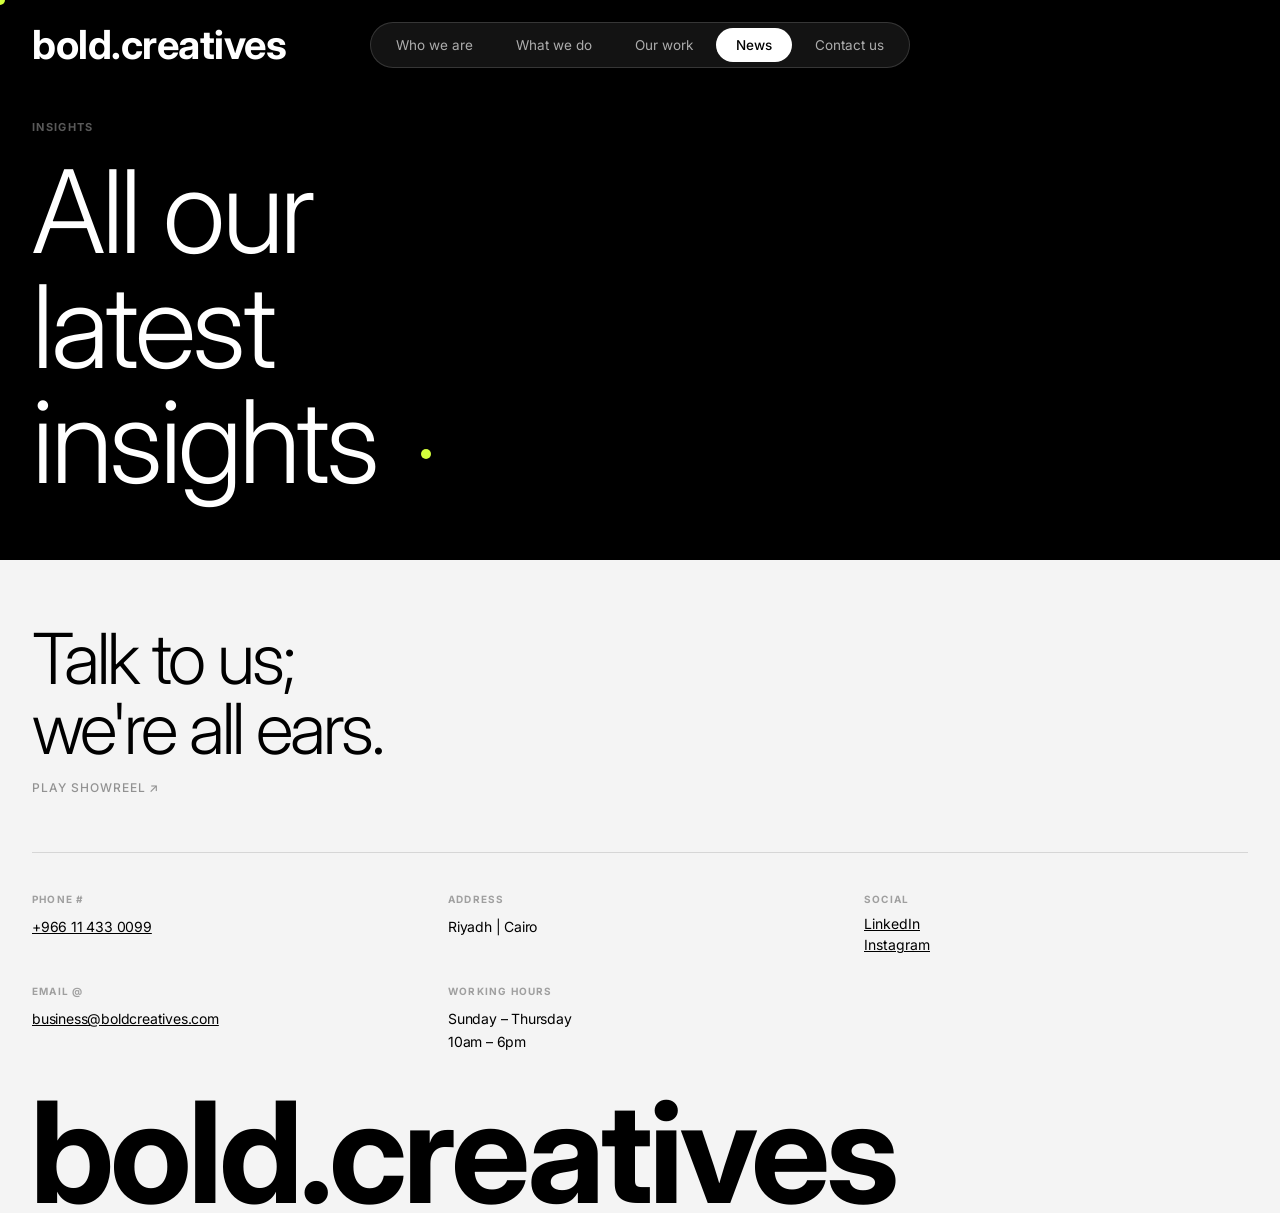
<file: news.html>
<!DOCTYPE html>
<html lang="en">

<head>
  <meta charset="UTF-8" />
  <meta name="viewport" content="width=device-width, initial-scale=1.0" />
  <title>News — Bold Creatives</title>
  <meta name="description" content="All our latest insights, thoughts, and creative perspectives from the Bold Creatives team." />
  <link rel="stylesheet" href="css/style.css" />
</head>

<body>
  <div class="page-transition"></div>
  <div class="cursor"></div>

  <nav class="nav">
    <div class="nav__logo">bold.creatives</div>
    <div class="nav__pill">
      <div class="nav__item" data-page="who">Who we are</div>
      <div class="nav__item" data-page="what">What we do</div>
      <div class="nav__item" data-page="work">Our work</div>
      <div class="nav__item active" data-page="news">News</div>
      <div class="nav__item" data-modal="contact">Contact us</div>
    </div>
    <div class="nav__hamburger"><span></span><span></span><span></span></div>
  </nav>

  <div class="mobile-menu">
    <div class="mobile-menu__item" data-page="who">Who we are</div>
    <div class="mobile-menu__item" data-page="what">What we do</div>
    <div class="mobile-menu__item" data-page="work">Our work</div>
    <div class="mobile-menu__item active" data-page="news">News</div>
    <div class="mobile-menu__item" data-modal="contact">Contact us</div>
  </div>

  <!-- Hero -->
  <div class="news-hero">
    <p class="whatwedo-hero__label">Insights</p>
    <h1 class="news-hero__title fade-up">
      All our<br>latest<br>insights
      <span style="display:inline-block;width:10px;height:10px;border-radius:50%;background:#d4ff3c;margin-left:20px;vertical-align:middle;"></span>
    </h1>
  </div>

  <!-- Footer -->
  <footer class="footer">
    <div>
      <p class="footer__headline fade-up">Talk to us;<br>we're all ears.</p>
      <div class="footer__cta"><small data-modal="contact">Play showreel ↗</small></div>
      <hr class="footer__divider" />
      <div class="footer__info stagger">
        <div class="footer__info-group">
          <div class="footer__info-label">Phone #</div>
          <div class="footer__info-value"><a href="tel:+966114330099">+966 11 433 0099</a></div>
        </div>
        <div class="footer__info-group">
          <div class="footer__info-label">Address</div>
          <div class="footer__info-value">Riyadh | Cairo</div>
        </div>
        <div class="footer__info-group footer__social">
          <div class="footer__info-label">Social</div>
          <a href="https://linkedin.com" target="_blank" rel="noopener" class="footer__social-link">LinkedIn</a>
          <a href="https://instagram.com" target="_blank" rel="noopener" class="footer__social-link">Instagram</a>
        </div>
        <div class="footer__info-group">
          <div class="footer__info-label">Email @</div>
          <div class="footer__info-value"><a href="mailto:business@boldcreatives.com">business@boldcreatives.com</a></div>
        </div>
        <div class="footer__info-group">
          <div class="footer__info-label">Working Hours</div>
          <div class="footer__info-value">Sunday – Thursday<br>10am – 6pm</div>
        </div>
      </div>
    </div>
    <div class="footer__wordmark">bold.creatives</div>
  </footer>

  <!-- Contact Modal -->
  <div class="modal-overlay">
    <div class="modal-backdrop"></div>
    <div class="modal">
      <button class="modal__close">✕</button>
      <h2 class="modal__title">Talk to us;<br>we're all ears.</h2>
      <div class="modal__tabs">
        <button class="modal__tab active" data-tab="work">Work with us</button>
        <button class="modal__tab" data-tab="talk">Talk to us</button>
        <button class="modal__tab" data-tab="join">Join us</button>
      </div>
      <form class="modal__form" onsubmit="return false;">
        <div class="form-row">
          <div class="form-group">
            <label for="news-name">Your name</label>
            <input type="text" id="news-name" placeholder="Your name" />
          </div>
          <div class="form-group">
            <label for="news-email">Your email</label>
            <input type="email" id="news-email" placeholder="Your email" />
          </div>
        </div>
        <div class="form-group">
          <label for="news-msg">Your message</label>
          <textarea id="news-msg" placeholder="Type here"></textarea>
        </div>
        <div class="form-footer">
          <div class="form-footer__note">
            <span>Or write us at</span>
            <a href="mailto:business@boldcreatives.com">business@boldcreatives.com</a>
          </div>
          <button class="btn btn--white" type="submit">Send email <span class="arrow">→</span></button>
        </div>
      </form>
    </div>
  </div>

  <script src="js/dither.js"></script>
  <script src="js/main.js"></script>
</body>

</html>
</file>
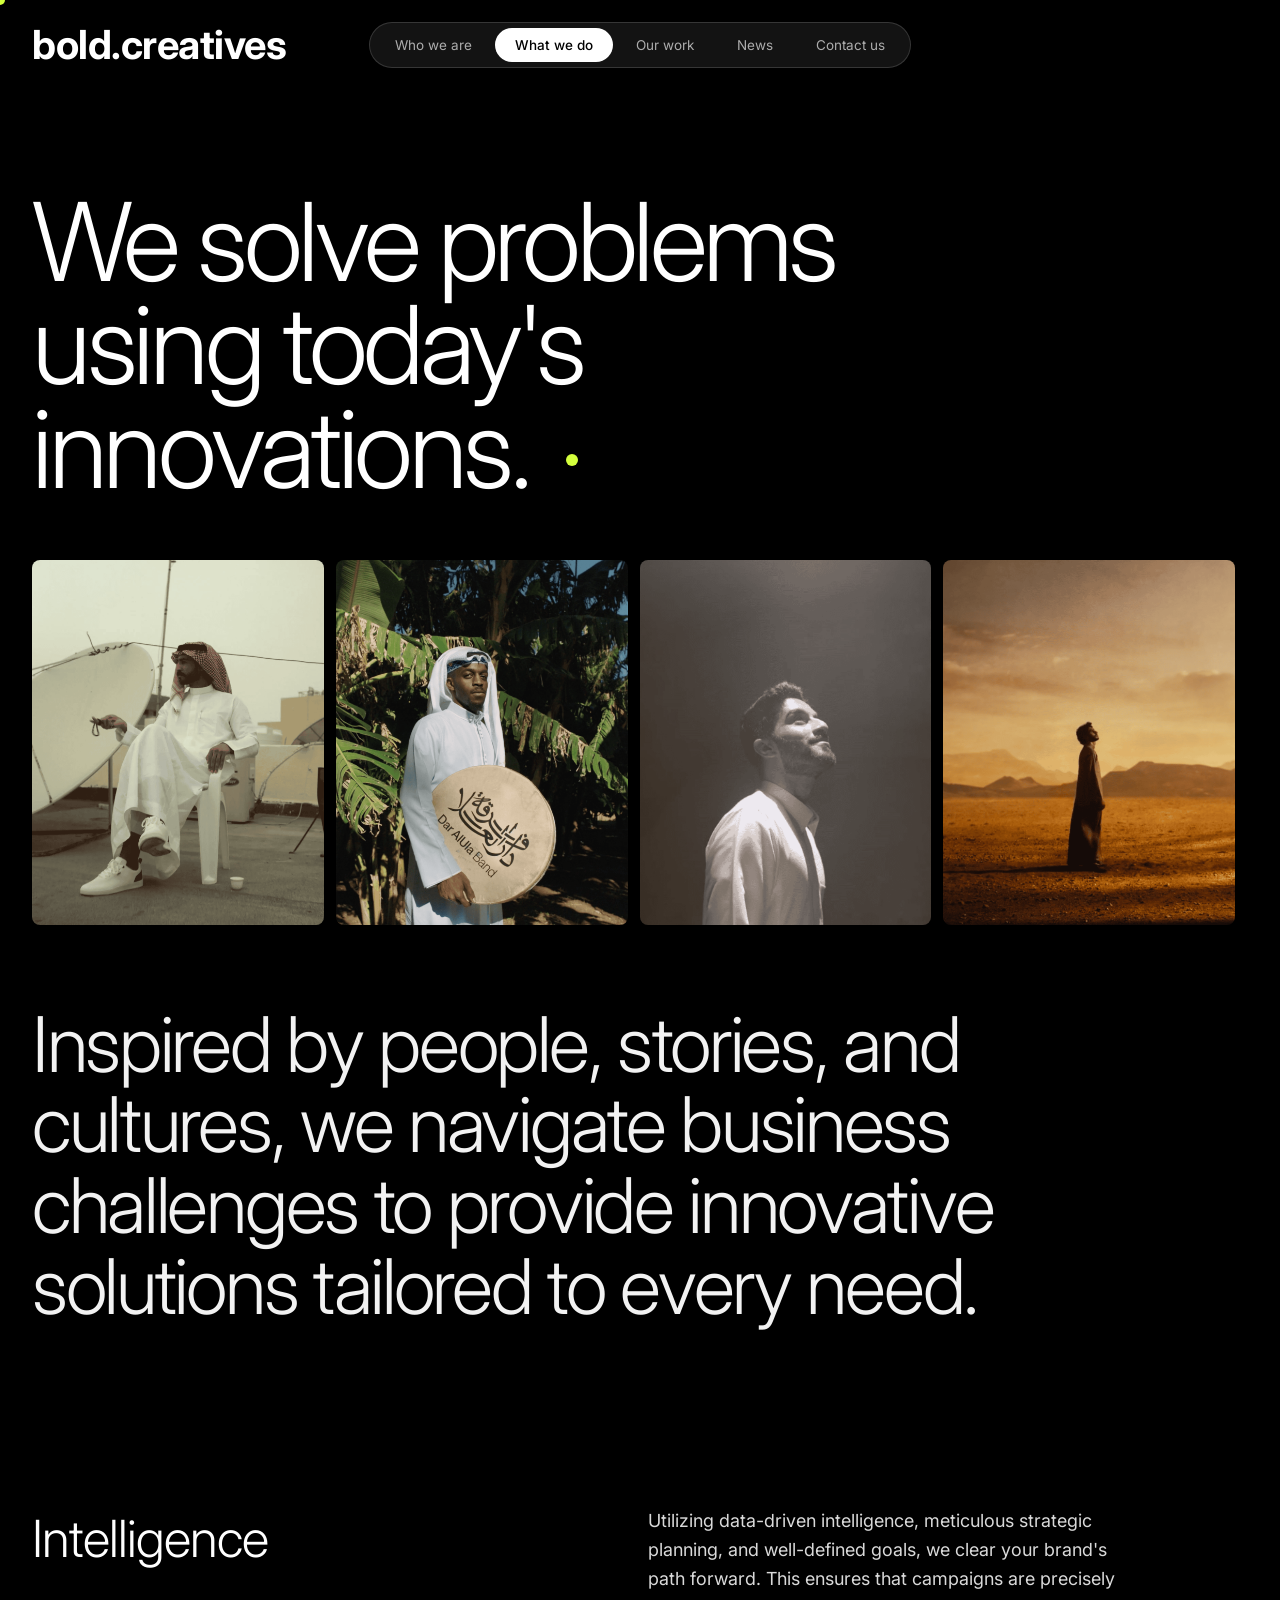
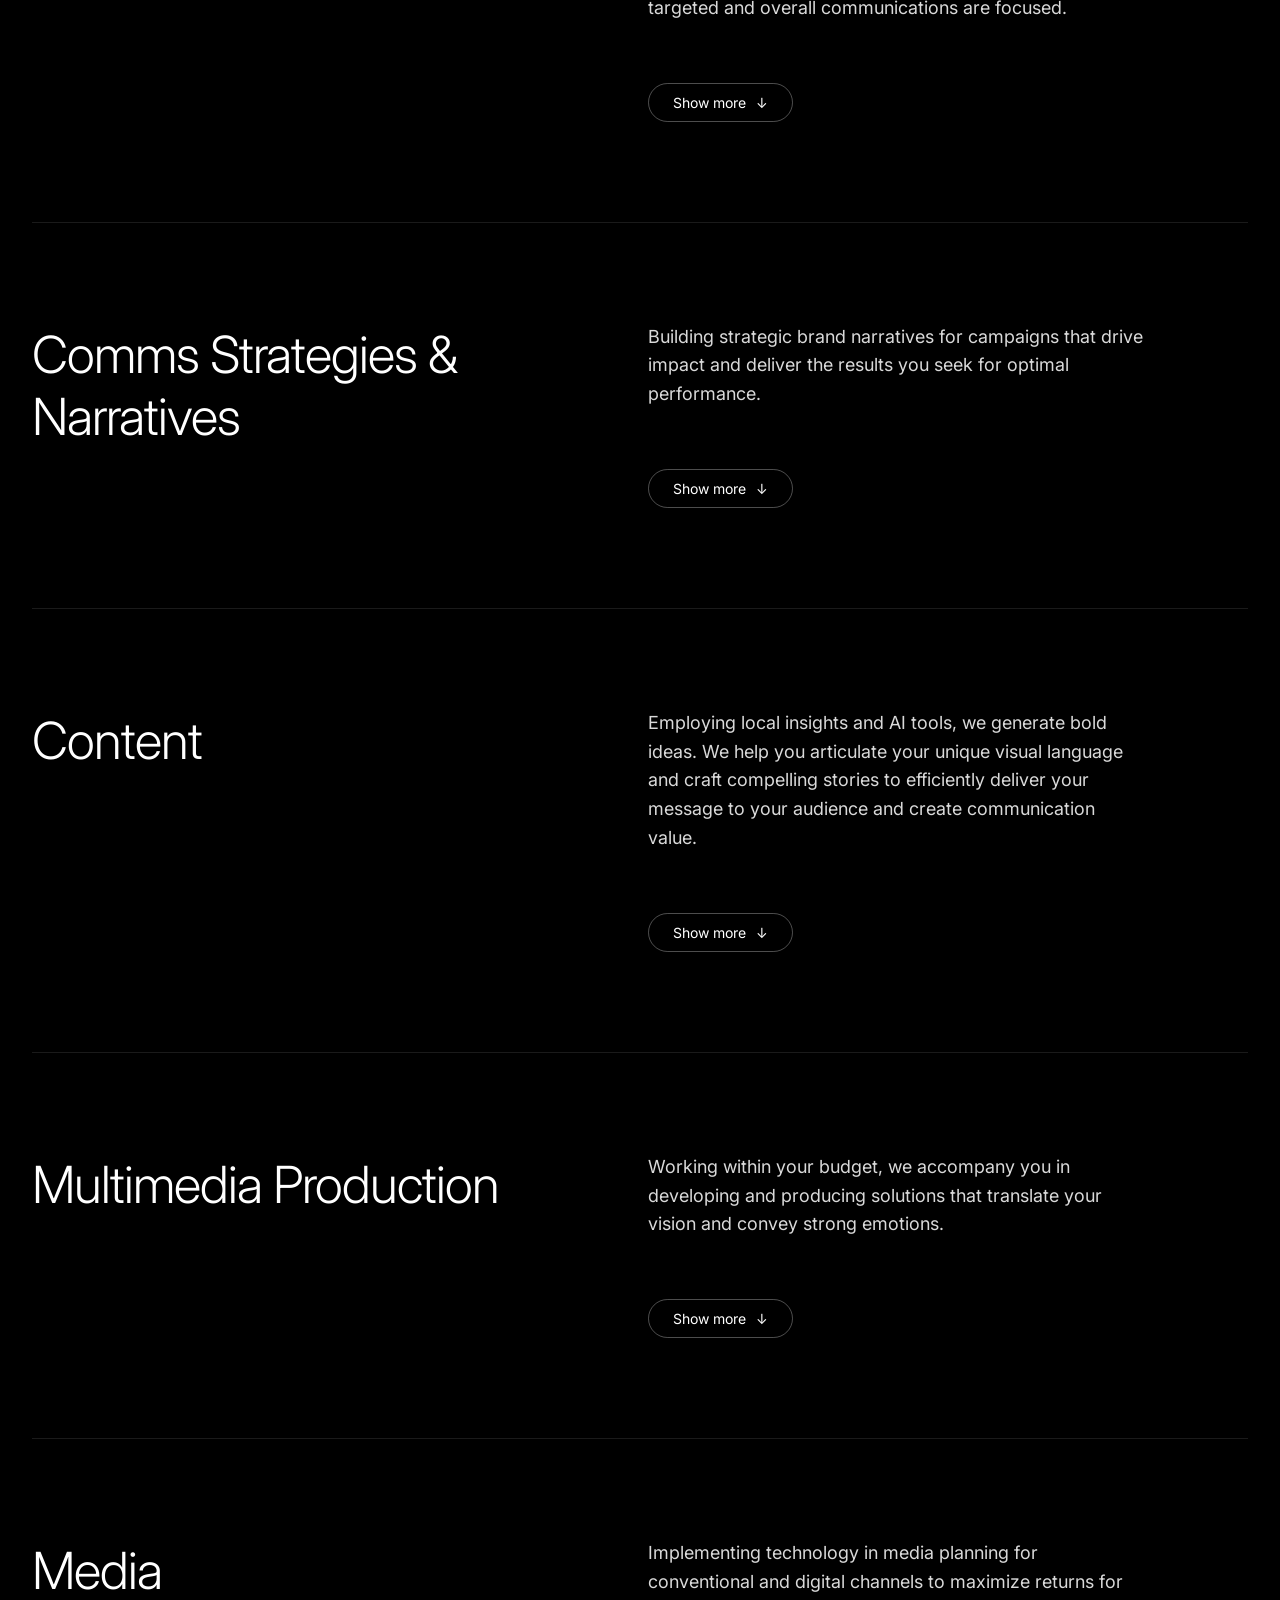
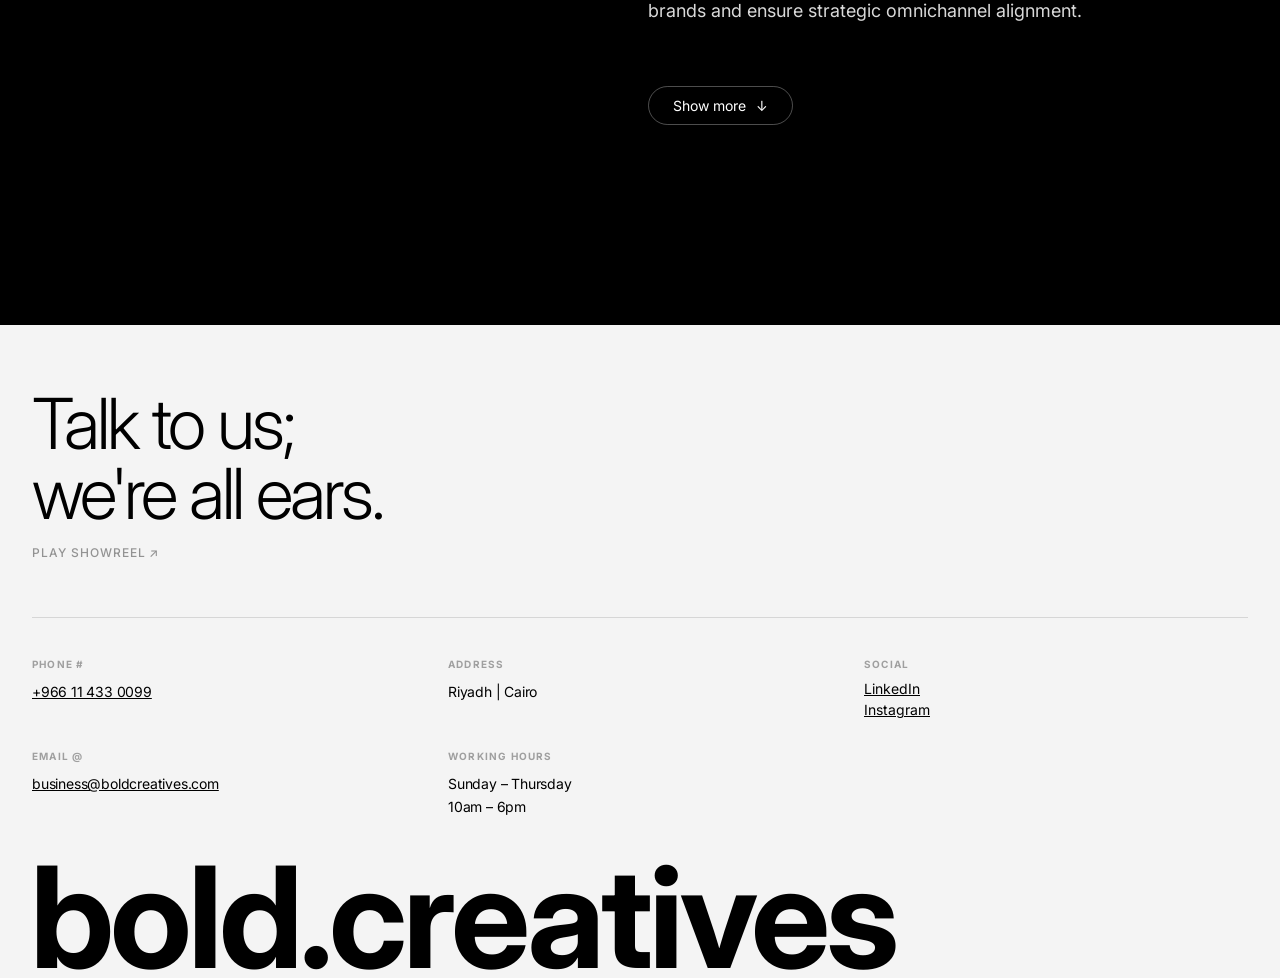
<file: what-we-do.html>
<!DOCTYPE html>
<html lang="en">

<head>
  <meta charset="UTF-8" />
  <meta name="viewport" content="width=device-width, initial-scale=1.0" />
  <title>What We Do — Bold Creatives</title>
  <meta name="description" content="We solve problems using today's innovations. Intelligence, Strategy, Multimedia Production, Media and more." />
  <link rel="stylesheet" href="css/style.css" />
</head>

<body>
  <div class="page-transition"></div>
  <div class="cursor"></div>

  <nav class="nav">
    <div class="nav__logo">bold.creatives</div>
    <div class="nav__pill">
      <div class="nav__item" data-page="who">Who we are</div>
      <div class="nav__item active" data-page="what">What we do</div>
      <div class="nav__item" data-page="work">Our work</div>
      <div class="nav__item" data-page="news">News</div>
      <div class="nav__item" data-modal="contact">Contact us</div>
    </div>
    <div class="nav__hamburger"><span></span><span></span><span></span></div>
  </nav>

  <div class="mobile-menu">
    <div class="mobile-menu__item" data-page="who">Who we are</div>
    <div class="mobile-menu__item active" data-page="what">What we do</div>
    <div class="mobile-menu__item" data-page="work">Our work</div>
    <div class="mobile-menu__item" data-page="news">News</div>
    <div class="mobile-menu__item" data-modal="contact">Contact us</div>
  </div>

  <!-- Hero -->
  <section class="whatwedo-hero">
    <p class="whatwedo-hero__label"></p>
    <h1 class="whatwedo-hero__title fade-up">
      We solve problems using today's innovations.
      <span class="whatwedo-hero__dot"></span>
    </h1>
  </section>

  <!-- Image Strip -->
  <div class="image-strip">
    <div class="image-strip__item">
      <img src="assets/images/service-1.png" alt="Service Image 1" style="width:100%; height:100%; object-fit:cover;">
    </div>
    <div class="image-strip__item">
      <img src="assets/images/service-2.png" alt="Service Image 2" style="width:100%; height:100%; object-fit:cover;">
    </div>
    <div class="image-strip__item">
      <img src="assets/images/service-3.png" alt="Service Image 3" style="width:100%; height:100%; object-fit:cover;">
    </div>
    <div class="image-strip__item">
      <img src="assets/images/service-4.png" alt="Service Image 4" style="width:100%; height:100%; object-fit:cover;">
    </div>
  </div>

  <!-- Secondary Narrative -->
  <section class="whatwedo-narrative">
    <h2 class="whatwedo-narrative__text fade-up">
      Inspired by people, stories, and cultures, we navigate business challenges to provide innovative solutions tailored to every need.
    </h2>
  </section>

  <!-- Services List -->
  <div class="services-list">

    <div class="service-row fade-up">
      <div class="service-row__name">Intelligence</div>
      <div class="service-row__content">
        <div class="service-row__desc">
          Utilizing data-driven intelligence, meticulous strategic planning, and well-defined goals, we clear your brand's path forward. This ensures that campaigns are precisely targeted and overall communications are focused.
        </div>
        <div class="service-row__details">
          <ul class="service-details-grid">
            <li>Market research</li>
            <li>Consumer Insights &amp; Activation</li>
            <li>Data-Driven insights</li>
            <li>Granular behavioral insights</li>
            <li>Measurement</li>
            <li>Reporting</li>
          </ul>
        </div>
        <div class="service-row__action">
          <button class="btn--show-more" data-action="toggle-service">Show more <span class="arrow">↓</span></button>
        </div>
      </div>
    </div>

    <div class="service-row fade-up">
      <div class="service-row__name">Comms Strategies &amp; Narratives</div>
      <div class="service-row__content">
        <div class="service-row__desc">
          Building strategic brand narratives for campaigns that drive impact and deliver the results you seek for optimal performance.
        </div>
        <div class="service-row__details">
          <ul class="service-details-grid">
            <li>Campaign strategy</li>
            <li>Creative strategy</li>
            <li>Channel strategy</li>
            <li>Conversion strategy</li>
            <li>Campaign Rollout plan</li>
            <li>Content strategy</li>
            <li>Presentation deck</li>
            <li>Traditional &amp; Digital Campaign</li>
            <li>On-Ground Activation</li>
          </ul>
        </div>
        <div class="service-row__action">
          <button class="btn--show-more" data-action="toggle-service">Show more <span class="arrow">↓</span></button>
        </div>
      </div>
    </div>

    <div class="service-row fade-up">
      <div class="service-row__name">Content</div>
      <div class="service-row__content">
        <div class="service-row__desc">
          Employing local insights and AI tools, we generate bold ideas. We help you articulate your unique visual language and craft compelling stories to efficiently deliver your message to your audience and create communication value.
        </div>
        <div class="service-row__details">
          <ul class="service-details-grid">
            <li>2D/3D Visual content</li>
            <li>Video content</li>
            <li>Content adaptations &amp; Transcreation</li>
            <li>Storyboarding</li>
            <li>Scriptwriting</li>
            <li>Video editing</li>
            <li>Visual Adaptations</li>
            <li>Social Media Content</li>
            <li>Illustration</li>
            <li>AI Visual Creation</li>
            <li>AI Audio Creation</li>
            <li>AI Video Creation</li>
            <li>AI Copy Creation</li>
          </ul>
        </div>
        <div class="service-row__action">
          <button class="btn--show-more" data-action="toggle-service">Show more <span class="arrow">↓</span></button>
        </div>
      </div>
    </div>

    <div class="service-row fade-up">
      <div class="service-row__name">Multimedia Production</div>
      <div class="service-row__content">
        <div class="service-row__desc">
          Working within your budget, we accompany you in developing and producing solutions that translate your vision and convey strong emotions.
        </div>
        <div class="service-row__details">
          <ul class="service-details-grid">
            <li>Direct Mailer Design</li>
            <li>Direct Mailer Production</li>
            <li>BTL &amp; POS Printing jobs</li>
            <li>Experiential booth design</li>
            <li>On Ground Production</li>
            <li>Printing Services</li>
          </ul>
        </div>
        <div class="service-row__action">
          <button class="btn--show-more" data-action="toggle-service">Show more <span class="arrow">↓</span></button>
        </div>
      </div>
    </div>

    <div class="service-row fade-up">
      <div class="service-row__name">Media</div>
      <div class="service-row__content">
        <div class="service-row__desc">
          Implementing technology in media planning for conventional and digital channels to maximize returns for brands and ensure strategic omnichannel alignment.
        </div>
        <div class="service-row__details">
          <ul class="service-details-grid">
            <li>Media Strategy &amp; Planning</li>
            <li>Media Analytics</li>
            <li>Performance Creative</li>
            <li>Programmatic</li>
            <li>Paid Social</li>
            <li>Affiliate &amp; Influencers</li>
          </ul>
        </div>
        <div class="service-row__action">
          <button class="btn--show-more" data-action="toggle-service">Show more <span class="arrow">↓</span></button>
        </div>
      </div>
    </div>

  </div>

  <!-- Footer -->
  <footer class="footer">
    <div>
      <p class="footer__headline fade-up">Talk to us;<br>we're all ears.</p>
      <div class="footer__cta"><small data-modal="contact">Play showreel ↗</small></div>
      <hr class="footer__divider" />
      <div class="footer__info stagger">
        <div class="footer__info-group">
          <div class="footer__info-label">Phone #</div>
          <div class="footer__info-value"><a href="tel:+966114330099">+966 11 433 0099</a></div>
        </div>
        <div class="footer__info-group">
          <div class="footer__info-label">Address</div>
          <div class="footer__info-value">Riyadh | Cairo</div>
        </div>
        <div class="footer__info-group footer__social">
          <div class="footer__info-label">Social</div>
          <a href="https://linkedin.com" target="_blank" rel="noopener" class="footer__social-link">LinkedIn</a>
          <a href="https://instagram.com" target="_blank" rel="noopener" class="footer__social-link">Instagram</a>
        </div>
        <div class="footer__info-group">
          <div class="footer__info-label">Email @</div>
          <div class="footer__info-value"><a href="mailto:business@boldcreatives.com">business@boldcreatives.com</a></div>
        </div>
        <div class="footer__info-group">
          <div class="footer__info-label">Working Hours</div>
          <div class="footer__info-value">Sunday – Thursday<br>10am – 6pm</div>
        </div>
      </div>
    </div>
    <div class="footer__wordmark">bold.creatives</div>
  </footer>

  <!-- Contact Modal -->
  <div class="modal-overlay">
    <div class="modal-backdrop"></div>
    <div class="modal">
      <button class="modal__close">✕</button>
      <h2 class="modal__title">Talk to us;<br>we're all ears.</h2>
      <div class="modal__tabs">
        <button class="modal__tab active" data-tab="work">Work with us</button>
        <button class="modal__tab" data-tab="talk">Talk to us</button>
        <button class="modal__tab" data-tab="join">Join us</button>
      </div>
      <form class="modal__form" onsubmit="return false;">
        <div class="form-row">
          <div class="form-group">
            <label for="what-name">Your name</label>
            <input type="text" id="what-name" placeholder="Your name" />
          </div>
          <div class="form-group">
            <label for="what-email">Your email</label>
            <input type="email" id="what-email" placeholder="Your email" />
          </div>
        </div>
        <div class="form-group">
          <label for="what-msg">Your message</label>
          <textarea id="what-msg" placeholder="Type here"></textarea>
        </div>
        <div class="form-footer">
          <div class="form-footer__note">
            <span>Or write us at</span>
            <a href="mailto:business@boldcreatives.com">business@boldcreatives.com</a>
          </div>
          <button class="btn btn--white" type="submit">Send email <span class="arrow">→</span></button>
        </div>
      </form>
    </div>
  </div>

  <script src="js/dither.js"></script>
  <script src="js/main.js"></script>
</body>

</html>
</file>
<file: css/style.css>
@import url('https://fonts.googleapis.com/css2?family=Inter:wght@300;400;500;600;700&display=swap');

/* ==============================
   VARIABLES & RESET
   ============================== */
:root {
  --bg: #000;
  --bg-light: #f4f4f4;
  --text: #fff;
  --text-dark: #000;
  --accent: #d4ff3c;
  --border: rgba(255, 255, 255, 0.15);
  --border-dark: rgba(0, 0, 0, 0.12);
  --form-bg: #1a1a1a;
  --font: 'Inter', -apple-system, sans-serif;
  --ease: cubic-bezier(0.25, 0.46, 0.45, 0.94);
}

*,
*::before,
*::after {
  box-sizing: border-box;
  margin: 0;
  padding: 0;
}

html {
  font-size: 16px;
}

body {
  font-family: var(--font);
  background: var(--bg);
  color: var(--text);
  overflow-x: hidden;
  -webkit-font-smoothing: antialiased;
}

/* Hide scrollbar for Chrome, Safari and Opera */
::-webkit-scrollbar {
  display: none;
}

/* Hide scrollbar for IE, Edge and Firefox */
html {
  -ms-overflow-style: none;
  /* IE and Edge */
  scrollbar-width: none;
  /* Firefox */
}

a {
  text-decoration: none;
  color: inherit;
}

img {
  max-width: 100%;
  display: block;
}

button {
  cursor: pointer;
  border: none;
  background: none;
  font-family: var(--font);
}

/* ==============================
   PAGE TRANSITION (Grid Tiles)
   ============================== */
.page-transition {
  position: fixed;
  inset: 0;
  z-index: 9999;
  pointer-events: none;
  display: grid;
  padding: 8px;
  gap: 8px;
  background: transparent;
}

@media (max-width: 768px) {
  .page-transition {
    padding: 4px;
    gap: 4px;
  }
}

.transition-tile {
  background: #fff;
  /* White tiles as in reference */
  width: 100%;
  height: 100%;
  border-radius: 24px;
  /* Large professional rounded corners */
  transform: scale(1);
  transition: transform 1.2s cubic-bezier(0.22, 1, 0.36, 1),
    opacity 0.6s ease;
  opacity: 1;
}

@media (max-width: 768px) {
  .transition-tile {
    border-radius: 12px;
  }
}

/* State: Page is visible (Tiles are shrunk/hidden) */
.page-transition.loaded .transition-tile {
  transform: scale(0);
  opacity: 0;
}

/* State: Transitioning out (Tiles grow to cover) */
.page-transition.active .transition-tile {
  transform: scale(1);
  opacity: 1;
}

/* ==============================
   CUSTOM CURSOR
   ============================== */
.cursor {
  position: fixed;
  width: 10px;
  height: 10px;
  background: var(--accent);
  border-radius: 50%;
  pointer-events: none;
  z-index: 9998;
  transform: translate(-50%, -50%);
  transition: width 0.25s var(--ease), height 0.25s var(--ease);
  mix-blend-mode: difference;
}

.cursor.hover {
  width: 48px;
  height: 48px;
  opacity: 0.5;
}

/* ==============================
   NAVIGATION
   ============================== */
.nav {
  position: fixed;
  top: 0;
  left: 0;
  right: 0;
  z-index: 1000;
  display: flex;
  align-items: center;
  justify-content: space-between;
  padding: 20px 32px;
}

.nav__logo {
  font-size: 40px;
  font-weight: 700;
  letter-spacing: -0.5px;
  color: var(--text);
  cursor: pointer;
  z-index: 10;
}

.nav__pill {
  position: absolute;
  left: 50%;
  transform: translateX(-50%);
  display: flex;
  align-items: center;
  gap: 3px;
  background: rgba(22, 22, 22, 0.88);
  backdrop-filter: blur(20px);
  -webkit-backdrop-filter: blur(20px);
  border: 1px solid var(--border);
  border-radius: 100px;
  padding: 5px;
}

.nav__item {
  padding: 9px 20px;
  border-radius: 100px;
  font-size: 13.5px;
  font-weight: 400;
  color: rgba(255, 255, 255, 0.65);
  transition: all 0.2s ease;
  cursor: pointer;
  white-space: nowrap;
}

.nav__item:hover {
  color: var(--text);
}

.nav__item.active {
  background: var(--text);
  color: var(--text-dark);
  font-weight: 500;
}

.nav__hamburger {
  display: none;
  flex-direction: column;
  gap: 5px;
  cursor: pointer;
  z-index: 10;
}

.nav__hamburger span {
  display: block;
  width: 24px;
  height: 2px;
  background: var(--text);
  border-radius: 2px;
  transition: all 0.3s var(--ease);
}

.nav__hamburger.open span:nth-child(1) {
  transform: translateY(7px) rotate(45deg);
}

.nav__hamburger.open span:nth-child(2) {
  opacity: 0;
}

.nav__hamburger.open span:nth-child(3) {
  transform: translateY(-7px) rotate(-45deg);
}

/* Mobile Menu */
.mobile-menu {
  position: fixed;
  inset: 0;
  z-index: 999;
  background: var(--bg);
  display: flex;
  flex-direction: column;
  justify-content: center;
  align-items: center;
  gap: 32px;
  transform: translateX(100%);
  transition: transform 0.4s var(--ease);
}

.mobile-menu.open {
  transform: translateX(0);
}

.mobile-menu__item {
  font-size: 36px;
  font-weight: 300;
  letter-spacing: -1.5px;
  color: rgba(255, 255, 255, 0.7);
  transition: color 0.2s ease;
  cursor: pointer;
}

.mobile-menu__item:hover,
.mobile-menu__item.active {
  color: var(--text);
}

/* ==============================
   BUTTONS
   ============================== */
.btn {
  display: inline-flex;
  align-items: center;
  gap: 10px;
  padding: 13px 26px;
  border-radius: 100px;
  font-size: 14px;
  font-weight: 500;
  transition: all 0.25s var(--ease);
  cursor: pointer;
  letter-spacing: -0.2px;
}

.btn .arrow {
  transition: transform 0.2s ease;
}

.btn:hover .arrow {
  transform: translateX(5px);
}

.btn--outline {
  border: 1.5px solid rgba(255, 255, 255, 0.35);
  color: var(--text);
  background: transparent;
}

.btn--outline:hover {
  border-color: var(--text);
  background: rgba(255, 255, 255, 0.05);
}

.btn--outline-dark {
  border: 1.5px solid rgba(0, 0, 0, 0.3);
  color: var(--text-dark);
  background: transparent;
}

.btn--outline-dark:hover {
  border-color: var(--text-dark);
}

.btn--accent {
  background: var(--accent);
  color: var(--text-dark);
  font-weight: 600;
}

.btn--accent:hover {
  filter: brightness(0.92);
  transform: scale(1.02);
}

.btn--white {
  background: var(--text);
  color: var(--text-dark);
}

.btn--white:hover {
  background: rgba(255, 255, 255, 0.9);
}

.btn--small {
  padding: 8px 18px;
  font-size: 13px;
}

/* ==============================
   HOMEPAGE HERO
   ============================== */
.home-hero {
  min-height: 100vh;
  display: flex;
  flex-direction: column;
  justify-content: space-between;
  padding: 100px 32px 48px;
  position: relative;
  overflow: hidden;
}

.home-hero__title {
  font-size: clamp(60px, 9.5vw, 150px);
  font-weight: 300;
  line-height: 0.9;
  letter-spacing: -0.05em;
  margin-top: auto;
  text-indent: -0.02em;
}

.home-hero__canvas-wrap {
  display: flex;
  justify-content: center;
  align-items: center;
  flex: 1;
  padding: 20px 0;
}

#hero-canvas {
  max-width: 560px;
  width: 100%;
  cursor: none;
}

/* ==============================
   TAGLINE SECTION
   ============================== */
.tagline-section {
  padding: 80px 32px;
  display: flex;
  flex-direction: column;
  gap: 36px;
  border-top: none;
  /* Line removed as requested */
}

.tagline-section__text {
  font-size: clamp(36px, 5.5vw, 72px);
  /* Increased further */
  font-weight: 300;
  line-height: 1.1;
  /* Tighter line height like the original */
  letter-spacing: -0.04em;
  max-width: 85%;
  /* Wide width as requested */
  color: rgba(255, 255, 255, 0.95);
}

/* ==============================
   TRUSTED BY
   ============================== */
.trusted {
  padding: 80px 32px;
}

.trusted__title {
  font-size: clamp(28px, 4.5vw, 56px);
  /* Enlarged and bold as in original */
  font-weight: 300;
  letter-spacing: -0.04em;
  line-height: 1.1;
  margin-bottom: 80px;
  max-width: 100%;
  /* Changed to 100% for single line width */
}

.trusted__grid {
  display: grid;
  grid-template-columns: repeat(4, 1fr);
  column-gap: 24px;
  /* Added gap to create the fragmented line effect */
  row-gap: 40px;
  border: none;
}

.trusted__item {
  padding: 40px 20px;
  border-top: 1px solid rgba(255, 255, 255, 0.2);
  /* Only top border as requested */
  display: flex;
  flex-direction: column;
  align-items: center;
  /* Center logo horizontally */
  justify-content: center;
  /* Center logo vertically */
  position: relative;
  /* For absolutely positioning the tag */
  min-height: 200px;
  transition: background 0.2s ease;
}

.trusted__item:hover {
  background: rgba(255, 255, 255, 0.02);
}

.trusted__item-tag {
  position: absolute;
  top: 12px;
  left: 12px;
  font-size: 9px;
  /* Smaller as in original */
  font-weight: 500;
  letter-spacing: 0.1em;
  text-transform: uppercase;
  color: rgba(255, 255, 255, 0.4);
}

.trusted__item-logo {
  display: flex;
  align-items: center;
  justify-content: center;
  height: auto;
  max-height: 80px;
  max-width: 100%;
  opacity: 0.9;
  transition: opacity 0.3s ease;
}

.trusted__item-logo img {
  max-width: 100%;
  max-height: 100%;
  object-fit: contain;
}

.trusted__item-name {
  display: none;
}

/* Responsive adjustments */
@media (max-width: 1024px) {
  .trusted__grid {
    grid-template-columns: repeat(2, 1fr);
  }
}

@media (max-width: 480px) {
  .trusted__grid {
    grid-template-columns: 1fr;
  }
}

/* ==============================
   SERVICES / ACCORDION
   ============================== */
.services {
  padding: 80px 32px;
  display: grid;
  grid-template-columns: 300px 1fr;
  gap: 80px;
  align-items: start;
}

.services__left {
  position: sticky;
  top: 120px;
}

.services__title {
  font-size: clamp(26px, 3vw, 46px);
  font-weight: 300;
  letter-spacing: -1.5px;
  line-height: 1.1;
  margin-bottom: 28px;
}

.services__right {
  border-top: 1px solid var(--border);
}

.accordion__item {
  border-bottom: 1px solid var(--border);
  overflow: hidden;
}

.accordion__header {
  display: flex;
  align-items: center;
  justify-content: space-between;
  padding: 26px 0;
  cursor: pointer;
  gap: 20px;
}

.accordion__title {
  font-size: clamp(18px, 2.2vw, 30px);
  font-weight: 300;
  letter-spacing: -0.5px;
}

.accordion__icon {
  width: 30px;
  height: 30px;
  border: 1.5px solid rgba(255, 255, 255, 0.3);
  border-radius: 50%;
  display: flex;
  align-items: center;
  justify-content: center;
  flex-shrink: 0;
  font-size: 20px;
  color: rgba(255, 255, 255, 0.5);
  transition: all 0.3s var(--ease);
}

.accordion__item.open .accordion__icon {
  transform: rotate(45deg);
  border-color: var(--text);
  color: var(--text);
}

.accordion__body {
  max-height: 0;
  overflow: hidden;
  transition: max-height 0.5s var(--ease), padding 0.3s ease;
}

.accordion__body-inner {
  padding: 0 0 30px;
  display: flex;
  flex-direction: column;
  gap: 16px;
}

.accordion__body p {
  font-size: 15px;
  line-height: 1.65;
  color: rgba(255, 255, 255, 0.55);
  max-width: 500px;
}

.accordion__item.open .accordion__body {
  max-height: 350px;
}

/* ==============================
   WORK SECTION / SLIDER
   ============================== */
.work-section {
  padding: 80px 0;
  overflow: hidden;
}

.work-section__header {
  display: flex;
  align-items: center;
  justify-content: space-between;
  padding: 0 32px;
  margin-bottom: 36px;
  flex-wrap: wrap;
  gap: 16px;
}

.work-section__title {
  font-size: clamp(36px, 5.5vw, 78px);
  font-weight: 300;
  letter-spacing: -2.5px;
}

.work-section__controls {
  display: flex;
  align-items: center;
  gap: 10px;
}

.slider-btn {
  width: 46px;
  height: 46px;
  border-radius: 50%;
  border: 1.5px solid rgba(255, 255, 255, 0.25);
  background: transparent;
  color: var(--text);
  display: flex;
  align-items: center;
  justify-content: center;
  cursor: pointer;
  font-size: 18px;
  transition: all 0.2s ease;
}

.slider-btn:hover {
  border-color: var(--text);
  background: rgba(255, 255, 255, 0.08);
}

.slider-btn:disabled {
  opacity: 0.3;
  cursor: default;
}

.work-slider-wrapper {
  overflow: hidden;
  padding: 0 32px;
}

.work-slider {
  display: flex;
  gap: 20px;
  transition: transform 0.6s var(--ease);
  will-change: transform;
}

.work-card {
  flex: 0 0 480px;
  /* Large, impactful width as in reference */
  height: 640px;
  /* Tall aspect ratio */
  position: relative;
  cursor: pointer;
  overflow: hidden;
  border-radius: 24px;
  transition: transform 0.4s cubic-bezier(0.2, 0, 0.2, 1);
}

.work-card__img {
  width: 100%;
  height: 100%;
  object-fit: cover;
  border-radius: 24px;
  transition: transform 0.6s ease;
}

.work-card__img img {
  width: 100%;
  height: 100%;
  object-fit: cover;
  transition: transform 0.6s var(--ease);
}

.work-card:hover .work-card__img img {
  transform: scale(1.06);
}

.work-card__info {
  padding: 14px 0;
}

.work-card__title {
  font-size: 17px;
  font-weight: 400;
  letter-spacing: -0.3px;
  margin-bottom: 4px;
}

.work-card__client {
  font-size: 13px;
  color: rgba(255, 255, 255, 0.45);
}

/* ==============================
   FOOTER
   ============================== */
.footer {
  background: var(--bg-light);
  color: var(--text-dark);
  padding: 64px 32px 0;
  overflow: hidden;
}

.footer__headline {
  font-size: clamp(36px, 5.5vw, 84px);
  font-weight: 300;
  letter-spacing: -3px;
  line-height: 1.0;
  margin-bottom: 12px;
}

.footer__cta {
  margin-bottom: 56px;
}

.footer__cta small {
  font-size: 12px;
  letter-spacing: 0.08em;
  text-transform: uppercase;
  font-weight: 500;
  color: rgba(0, 0, 0, 0.4);
  cursor: pointer;
  transition: color 0.2s;
}

.footer__cta small:hover {
  color: var(--text-dark);
}

.footer__divider {
  border: none;
  border-top: 1px solid var(--border-dark);
  margin-bottom: 40px;
}

.footer__info {
  display: grid;
  grid-template-columns: repeat(3, 1fr);
  gap: 32px;
  padding-bottom: 0;
}

.footer__info-group {
  display: flex;
  flex-direction: column;
  gap: 5px;
}

.footer__info-label {
  font-size: 10px;
  font-weight: 700;
  letter-spacing: 0.12em;
  text-transform: uppercase;
  color: rgba(0, 0, 0, 0.35);
  margin-bottom: 6px;
}

.footer__info-value {
  font-size: 14px;
  color: var(--text-dark);
  letter-spacing: -0.2px;
  line-height: 1.6;
}

.footer__info-value a {
  color: var(--text-dark);
  text-decoration: underline;
}

.footer__social {
  display: flex;
  flex-direction: column;
  gap: 4px;
}

.footer__social a {
  font-size: 14px;
  color: var(--text-dark);
  text-decoration: underline;
}

.footer__wordmark {
  font-size: clamp(52px, 11vw, 155px);
  font-weight: 700;
  letter-spacing: -4px;
  line-height: 0.85;
  color: var(--text-dark);
  margin-top: 40px;
  white-space: nowrap;
  transform: translateX(-2px);
}

/* ==============================
   CONTACT MODAL
   ============================== */
.modal-overlay {
  position: fixed;
  inset: 0;
  z-index: 2000;
  display: flex;
  align-items: center;
  justify-content: center;
  opacity: 0;
  pointer-events: none;
  transition: opacity 0.35s ease;
}

.modal-overlay.open {
  opacity: 1;
  pointer-events: all;
}

.modal-backdrop {
  position: absolute;
  inset: 0;
  background: rgba(0, 0, 0, 0.65);
  backdrop-filter: blur(28px);
  -webkit-backdrop-filter: blur(28px);
}

.modal {
  position: relative;
  z-index: 1;
  background: #131313;
  border: 1px solid rgba(255, 255, 255, 0.08);
  border-radius: 20px;
  padding: 48px;
  width: 90%;
  max-width: 660px;
  max-height: 90vh;
  overflow-y: auto;
  transform: translateY(24px);
  transition: transform 0.35s var(--ease);
}

.modal-overlay.open .modal {
  transform: translateY(0);
}

.modal__close {
  position: absolute;
  top: 20px;
  right: 20px;
  width: 38px;
  height: 38px;
  border-radius: 50%;
  border: 1.5px solid var(--border);
  background: transparent;
  color: var(--text);
  display: flex;
  align-items: center;
  justify-content: center;
  cursor: pointer;
  font-size: 18px;
  transition: all 0.2s ease;
}

.modal__close:hover {
  border-color: var(--text);
  background: rgba(255, 255, 255, 0.08);
}

.ourwork-hero {
  height: 60vh;
  display: flex;
  align-items: center;
  padding: 0 32px;
  position: relative;
  overflow: hidden;
  background: #000;
}

.hero-video-bg {
  position: absolute;
  top: 0;
  left: 0;
  width: 100%;
  height: 100%;
  object-fit: cover;
  z-index: 0;
}

.ourwork-hero::after {
  content: '';
  position: absolute;
  inset: 0;
  background: rgba(0, 0, 0, 0.5);
  z-index: 1;
}

.ourwork-hero__title {
  font-size: clamp(60px, 10vw, 120px);
  font-weight: 300;
  letter-spacing: -3px;
  z-index: 2;
  position: relative;
}

.modal__title {
  font-size: clamp(26px, 4vw, 44px);
  font-weight: 300;
  letter-spacing: -1.5px;
  line-height: 1.1;
  margin-bottom: 32px;
}

.modal__tabs {
  display: flex;
  gap: 8px;
  margin-bottom: 32px;
}

.modal__tab {
  padding: 9px 20px;
  border-radius: 100px;
  font-size: 13.5px;
  font-weight: 500;
  border: 1.5px solid var(--border);
  color: var(--text);
  cursor: pointer;
  transition: all 0.2s ease;
  background: transparent;
}

.modal__tab:hover {
  border-color: rgba(255, 255, 255, 0.5);
}

.modal__tab.active {
  background: var(--accent);
  border-color: var(--accent);
  color: var(--text-dark);
}

.modal__form {
  display: flex;
  flex-direction: column;
  gap: 20px;
}

.form-row {
  display: grid;
  grid-template-columns: 1fr 1fr;
  gap: 14px;
}

.form-group {
  display: flex;
  flex-direction: column;
  gap: 7px;
}

.form-group label {
  font-size: 12.5px;
  font-weight: 600;
  color: rgba(255, 255, 255, 0.55);
}

.form-group input,
.form-group textarea {
  background: var(--form-bg);
  outline: none;
  border: 1px solid rgba(255, 255, 255, 0.1);
  border-radius: 12px;
  padding: 14px 18px;
  font-family: var(--font);
  font-size: 14.5px;
  color: var(--text);
  transition: border-color 0.2s ease;
  resize: none;
}

.form-group input::placeholder,
.form-group textarea::placeholder {
  color: rgba(255, 255, 255, 0.28);
}

.form-group input:focus,
.form-group textarea:focus {
  border-color: rgba(255, 255, 255, 0.32);
}

.form-group textarea {
  min-height: 130px;
}

.form-footer {
  display: flex;
  align-items: center;
  justify-content: space-between;
  gap: 16px;
  flex-wrap: wrap;
  margin-top: 4px;
}

.form-footer__note {
  display: flex;
  flex-direction: column;
  gap: 2px;
}

.form-footer__note span {
  font-size: 12px;
  color: rgba(255, 255, 255, 0.35);
}

.form-footer__note a {
  font-size: 13px;
  color: rgba(255, 255, 255, 0.65);
  text-decoration: underline;
}

/* ==============================
   WHO WE ARE
   ============================== */
.page-hero {
  min-height: 55vh;
  padding: 120px 32px 60px;
  display: flex;
  flex-direction: column;
  justify-content: flex-end;
}

.page-hero__title {
  font-size: clamp(44px, 7vw, 105px);
  font-weight: 300;
  letter-spacing: -3px;
  line-height: 1.0;
}

.dither-banner {
  width: 100%;
  position: relative;
  overflow: hidden;
  height: 46vw;
  max-height: 580px;
}

.dither-banner canvas {
  width: 100%;
  height: 100%;
  display: block;
}

.who-statement {
  padding: 80px 32px;
  font-size: clamp(30px, 5vw, 68px);
  font-weight: 300;
  letter-spacing: -2px;
  line-height: 1.1;
  max-width: 100%;
}

.who-timeline {
  padding: 0 32px 80px;
  border-top: 1px solid var(--border);
  max-width: 900px;
  margin: 0 auto;
}

.timeline-item {
  display: grid;
  grid-template-columns: 100px 1fr;
  gap: 0 40px;
  padding: 40px 0;
  border-bottom: 1px solid var(--border);
}

.timeline-item__year {
  font-size: 13px;
  color: rgba(255, 255, 255, 0.4);
  font-weight: 500;
  padding-top: 4px;
}

.timeline-item__title {
  font-size: 22px;
  font-weight: 400;
  letter-spacing: -0.5px;
  margin-bottom: 10px;
}

.timeline-item__body {
  font-size: 14.5px;
  line-height: 1.65;
  color: rgba(255, 255, 255, 0.52);
  max-width: 460px;
}

/* ==============================
   SERVICES LIST (What We Do)
   ============================== */
.services-list {
  padding: 0 32px 100px;
}

.service-row {
  display: grid;
  grid-template-columns: 1fr 1fr;
  /* Split screen equally */
  padding: 100px 0;
  border-top: 1px solid rgba(255, 255, 255, 0.1);
  align-items: flex-start;
}

.service-row:first-of-type {
  border-top: none !important;
}

.service-row:hover {
  background: transparent !important;
}

.service-row__name {
  font-size: clamp(32px, 4vw, 56px);
  font-weight: 300;
  letter-spacing: -0.02em;
}

.service-row__content {
  display: flex;
  flex-direction: column;
  gap: 20px;
  justify-self: end;
  /* Push the whole block to the FAR RIGHT edge */
  max-width: 600px;
  /* Keep it from stretching too wide */
  width: 100%;
}

.service-row__desc {
  font-size: 18px;
  line-height: 1.6;
  color: rgba(255, 255, 255, 0.85);
  max-width: 500px;
}

.service-row__details {
  max-height: 0;
  overflow: hidden;
  transition: max-height 0.6s cubic-bezier(0.22, 1, 0.36, 1);
}

.service-row.open .service-row__details {
  max-height: 1000px;
  /* Large enough to fit any list */
  margin-top: 30px;
}

.service-details-grid {
  display: grid;
  grid-template-columns: repeat(auto-fill, minmax(200px, 1fr));
  gap: 15px;
  padding: 0;
  list-style: none;
}

.service-details-grid li {
  font-size: 15px;
  color: rgba(255, 255, 255, 0.6);
  display: flex;
  align-items: center;
}

.service-details-grid li::before {
  content: '-';
  margin-right: 10px;
}

.service-row__action {
  margin-top: 20px;
}

.btn--show-more {
  background: none;
  border: 1px solid rgba(255, 255, 255, 0.3);
  color: #fff;
  padding: 10px 24px;
  border-radius: 30px;
  font-size: 14px;
  cursor: pointer;
  display: flex;
  align-items: center;
  gap: 10px;
  transition: all 0.3s ease;
  width: fit-content;
}

.btn--show-more:hover {
  border-color: #fff;
  background: rgba(255, 255, 255, 0.1);
}

.btn--show-more .arrow {
  transition: transform 0.3s ease;
}

.service-row.open .btn--show-more .arrow {
  transform: rotate(180deg);
}

@media (max-width: 768px) {
  .service-row {
    grid-template-columns: 1fr;
    padding: 60px 0;
    gap: 30px;
  }
}

/* ==============================
   WHO WE ARE - Stand Rows
   ============================== */
.stand-row {
  display: flex;
  justify-content: space-between;
  align-items: flex-start;
  padding: 60px 0;
  border-bottom: 1px solid rgba(255, 255, 255, 0.1);
  gap: 40px;
}

.stand-row__title {
  font-size: clamp(32px, 4vw, 56px);
  font-weight: 300;
  letter-spacing: -0.03em;
  margin: 0;
  flex: 1;
}

.stand-row__desc {
  font-size: 16px;
  line-height: 1.6;
  color: rgba(255, 255, 255, 0.5);
  max-width: 500px;
  margin: 0;
  flex: 1;
}

/* Video Section styles moved to individual pages for custom control */
.who-video {
  width: 100%;
  height: 100%;
  object-fit: cover;
}

.who-video-overlay {
  position: absolute;
  top: 0;
  left: 0;
  width: 100%;
  height: 100%;
  background: rgba(0, 0, 0, 0.1);
  pointer-events: none;
}

/* ==============================
   THE PEOPLE
   ============================== */
.people-section {
  padding: 100px 32px 140px;
  border-top: 1px solid rgba(255, 255, 255, 0.1);
}

.people-section__title {
  font-size: clamp(60px, 11vw, 150px);
  font-weight: 300;
  letter-spacing: -0.04em;
  margin-bottom: 60px;
  line-height: 0.9;
}

.people-grid {
  display: grid;
  grid-template-columns: repeat(2, 1fr);
  gap: 120px 80px;
  max-width: 1200px;
}

.person-card {
  display: flex;
  flex-direction: column;
  gap: 16px;
  max-width: 420px;
}

.person-card:nth-child(even) {
  margin-left: auto;
  /* Push right column rightward */
}

.person-card__img {
  width: 100%;
  aspect-ratio: 4/5;
  border-radius: 8px;
  overflow: hidden;
  background: #111;
}

.person-card__img img {
  width: 100%;
  height: 100%;
  object-fit: cover;
  transition: transform 0.6s var(--ease);
  filter: grayscale(100%);
}

.person-card:hover .person-card__img img {
  transform: scale(1.04);
}

.person-card__name {
  font-size: clamp(22px, 2.5vw, 28px);
  font-weight: 500;
  letter-spacing: -0.5px;
  margin-bottom: 4px;
}

.person-card__role {
  font-size: 14.5px;
  color: rgba(255, 255, 255, 0.45);
}

/* ==============================
   WHAT WE DO
   ============================== */
.image-strip {
  display: flex;
  gap: 12px;
  padding: 0 32px;
  overflow-x: auto;
  scrollbar-width: none;
}

.image-strip::-webkit-scrollbar {
  display: none;
}

.image-strip__item {
  flex-shrink: 0;
  width: 24%;
  aspect-ratio: 4/5;
  border-radius: 8px;
  overflow: hidden;
  background: #111;
}

.image-strip__item img {
  width: 100%;
  height: 100%;
  object-fit: cover;
  transition: transform 0.55s var(--ease);
}

.image-strip__item:hover img {
  transform: scale(1.05);
}

.whatwedo-narrative {
  padding: 80px 32px;
  background: #000;
}

.whatwedo-narrative__text {
  font-size: clamp(36px, 6vw, 90px);
  font-weight: 300;
  letter-spacing: -0.03em;
  line-height: 1.05;
  max-width: 90%;
  color: rgba(255, 255, 255, 0.95);
}

/* ==============================
   OUR WORK
   ============================== */
.ourwork-hero {
  padding: 120px 32px 40px;
}

.ourwork-hero__title {
  font-size: clamp(48px, 8.5vw, 125px);
  font-weight: 300;
  letter-spacing: -3px;
  line-height: 1.0;
}

.eyes-banner {
  width: 100%;
  height: 200px;
  overflow: hidden;
}

.eyes-banner canvas {
  width: 100%;
  height: 100%;
  display: block;
}

.work-filters {
  display: flex;
  gap: 10px;
  padding: 40px 32px 0;
  flex-wrap: wrap;
}

.filter-btn {
  padding: 8px 18px;
  border-radius: 100px;
  font-size: 13px;
  font-weight: 500;
  border: 1.5px solid var(--border);
  color: rgba(255, 255, 255, 0.6);
  cursor: pointer;
  transition: all 0.2s ease;
  background: transparent;
}

.filter-btn:hover {
  color: var(--text);
  border-color: rgba(255, 255, 255, 0.4);
}

.filter-btn.active {
  background: var(--text);
  color: var(--text-dark);
  border-color: var(--text);
}

.work-grid {
  display: grid;
  grid-template-columns: repeat(3, 1fr);
  gap: 24px;
  padding: 32px 32px 60px;
}

.work-grid-card {
  cursor: pointer;
}

.work-grid-card__img {
  width: 100%;
  aspect-ratio: 1/1;
  border-radius: 6px;
  overflow: hidden;
  background: #111;
  margin-bottom: 14px;
}

.work-grid-card__img img {
  width: 100%;
  height: 100%;
  object-fit: cover;
  transition: transform 0.55s var(--ease);
}

.work-grid-card:hover .work-grid-card__img img {
  transform: scale(1.05);
}

.work-grid-card__title {
  font-size: 17px;
  font-weight: 400;
  letter-spacing: -0.3px;
  margin-bottom: 4px;
}

.work-grid-card__client {
  font-size: 13px;
  color: rgba(255, 255, 255, 0.45);
}

.load-more {
  display: flex;
  justify-content: center;
  padding: 0 0 64px;
}

/* ==============================
   NEWS
   ============================== */
.news-hero {
  padding: 120px 32px 60px;
}

.news-hero__title {
  font-size: clamp(52px, 9vw, 130px);
  font-weight: 300;
  letter-spacing: -3.5px;
  line-height: 1.0;
}

.news-grid {
  display: grid;
  grid-template-columns: repeat(3, 1fr);
  gap: 24px;
  padding: 60px 32px;
  border-top: 1px solid var(--border);
}

.news-card {
  cursor: pointer;
}

.news-card__img {
  width: 100%;
  aspect-ratio: 4/3;
  border-radius: 6px;
  overflow: hidden;
  background: #111;
  margin-bottom: 18px;
}

.news-card__img img {
  width: 100%;
  height: 100%;
  object-fit: cover;
  transition: transform 0.55s var(--ease);
}

.news-card:hover .news-card__img img {
  transform: scale(1.04);
}

.news-card__tag {
  font-size: 10.5px;
  font-weight: 700;
  letter-spacing: 0.12em;
  text-transform: uppercase;
  color: rgba(255, 255, 255, 0.38);
  margin-bottom: 10px;
}

.news-card__title {
  font-size: 20px;
  font-weight: 300;
  letter-spacing: -0.5px;
  line-height: 1.3;
  margin-bottom: 12px;
}

.news-card__date {
  font-size: 13px;
  color: rgba(255, 255, 255, 0.38);
}

/* ==============================
   SCROLL ANIMATIONS
   ============================== */
.fade-up {
  opacity: 0;
  transform: translateY(32px);
  transition: opacity 0.75s var(--ease), transform 0.75s var(--ease);
}

.fade-up.visible {
  opacity: 1;
  transform: translateY(0);
}

.fade-in {
  opacity: 0;
  transition: opacity 0.75s ease;
}

.fade-in.visible {
  opacity: 1;
}

.stagger>* {
  opacity: 0;
  transform: translateY(20px);
  transition: opacity 0.5s ease, transform 0.5s ease;
}

.stagger.visible>*:nth-child(1) {
  opacity: 1;
  transform: none;
}

.stagger.visible>*:nth-child(2) {
  opacity: 1;
  transform: none;
  transition-delay: 0.08s;
}

.stagger.visible>*:nth-child(3) {
  opacity: 1;
  transform: none;
  transition-delay: 0.16s;
}

.stagger.visible>*:nth-child(4) {
  opacity: 1;
  transform: none;
  transition-delay: 0.24s;
}

.stagger.visible>*:nth-child(5) {
  opacity: 1;
  transform: none;
  transition-delay: 0.32s;
}

.stagger.visible>*:nth-child(6) {
  opacity: 1;
  transform: none;
  transition-delay: 0.40s;
}

.stagger.visible>*:nth-child(7) {
  opacity: 1;
  transform: none;
  transition-delay: 0.48s;
}

.stagger.visible>*:nth-child(8) {
  opacity: 1;
  transform: none;
  transition-delay: 0.56s;
}

/* ==============================
   MARQUEE
   ============================== */
.marquee-wrap {
  overflow: hidden;
  border-top: 1px solid var(--border);
  border-bottom: 1px solid var(--border);
  padding: 18px 0;
  margin: 40px 0;
}

.marquee-track {
  display: flex;
  gap: 48px;
  animation: marquee 22s linear infinite;
  white-space: nowrap;
}

.marquee-track span {
  font-size: 13px;
  font-weight: 500;
  letter-spacing: 0.06em;
  text-transform: uppercase;
  color: rgba(255, 255, 255, 0.4);
}

.marquee-track span::before {
  content: '✦';
  margin-right: 48px;
  color: var(--accent);
}

@keyframes marquee {
  from {
    transform: translateX(0);
  }

  to {
    transform: translateX(-50%);
  }
}

/* ==============================
   HERO VIDEO (Homepage)
   ============================== */
.hero-video-container {
  width: 100%;
  display: flex;
  justify-content: center;
  padding-bottom: 80px;
  border-radius: 24px;
  overflow: hidden;
}

.hero-video {
  width: 100%;
  max-width: 1620px;
  height: auto;
  display: block;
  border-radius: 24px;
}

/* ==============================
   WHO WE ARE — Video Section
   ============================== */
.who-video-section {
  position: relative;
  width: 95%;
  margin: 0 auto;
  height: 46vw;
  max-height: 650px;
  min-height: 300px;
  overflow: hidden;
  border-radius: 24px;
}

.who-video-section .who-video {
  width: 100%;
  height: 100%;
  object-fit: cover;
  display: block;
}

.who-video-section .who-video-overlay {
  position: absolute;
  inset: 0;
  background: linear-gradient(to bottom, rgba(0,0,0,0.2) 0%, rgba(0,0,0,0.1) 60%, rgba(0,0,0,0.5) 100%);
}

/* ==============================
   WHO WE ARE — Hero Section
   ============================== */
.who-hero-section {
  position: relative;
  padding: 0 32px 64px;
  min-height: 80vh;
  display: flex;
  flex-direction: column;
  justify-content: flex-end;
}

.who-hero-section__title {
  font-size: clamp(48px, 7vw, 112px);
  font-weight: 300;
  letter-spacing: -0.05em;
  line-height: 1.0;
  max-width: none;
  margin: 0;
}

/* ==============================
   WHO WE ARE — Stand For Section
   ============================== */
.what-we-stand-section {
  padding: 100px 32px;
  border-top: 1px solid rgba(255,255,255,0.1);
}

.what-we-stand-section__label {
  font-size: 10px;
  font-weight: 700;
  letter-spacing: 0.2em;
  text-transform: uppercase;
  color: rgba(255,255,255,0.3);
  margin-bottom: 80px;
}

/* ==============================
   WHO WE ARE — Awards Section
   ============================== */
.awards-section {
  padding: 120px 32px;
  border-top: 1px solid rgba(255,255,255,0.15);
}

.awards-grid {
  display: grid;
  grid-template-columns: 280px 1fr;
  gap: 8vw;
  align-items: start;
}

.awards-title {
  font-size: clamp(24px, 2.5vw, 48px);
  font-weight: 300;
  letter-spacing: -0.03em;
  line-height: 1.2;
  margin: 0;
  position: sticky;
  top: 120px;
}

.awards-list {
  margin-top: 80px;
}

.awards-row {
  display: grid;
  grid-template-columns: 80px 1fr;
  gap: 0 60px;
  margin-bottom: 60px;
}

.awards-row--large {
  margin-bottom: 80px;
}

.awards-row__year {
  font-size: 11px;
  color: rgba(255,255,255,0.5);
  font-weight: 400;
  padding-top: 10px;
  letter-spacing: 0.05em;
}

.awards-row__name {
  font-size: 30px;
  font-weight: 700;
  letter-spacing: -0.5px;
  margin-bottom: 6px;
}

.awards-row__sub {
  font-size: 17px;
  font-weight: 300;
  color: rgba(255,255,255,0.65);
  line-height: 1.6;
}

/* ==============================
   PERSON CARD — Staggered offset
   ============================== */
.person-card--offset {
  margin-top: 180px;
}

/* ==============================
   OUR WORK — Video Section
   ============================== */
.ourwork-video-container {
  width: 95%;
  margin: 0 auto 60px;
  border-radius: 24px;
  overflow: hidden;
  max-height: 600px;
}

.ourwork-video {
  width: 100%;
  height: 100%;
  object-fit: cover;
  display: block;
}

/* ==============================
   WHAT WE DO — Hero Section
   ============================== */
.whatwedo-hero {
  padding: 130px 32px 60px;
  position: relative;
  min-height: 50vh;
  display: flex;
  flex-direction: column;
  justify-content: flex-end;
}

.whatwedo-hero__label {
  font-size: 11px;
  font-weight: 700;
  letter-spacing: 0.12em;
  text-transform: uppercase;
  color: rgba(255,255,255,0.35);
  margin-bottom: 20px;
}

.whatwedo-hero__title {
  font-size: clamp(45px, 8.5vw, 130px);
  font-weight: 300;
  letter-spacing: -0.04em;
  line-height: 0.95;
  max-width: 75%;
  margin-top: 40px;
}

.whatwedo-hero__dot {
  display: inline-block;
  width: 12px;
  height: 12px;
  border-radius: 50%;
  background: var(--accent);
  margin-left: 16px;
  vertical-align: middle;
}

/* ==============================
   SERVICES LABEL
   ============================== */
.services__label {
  font-size: 11px;
  font-weight: 700;
  letter-spacing: 0.12em;
  text-transform: uppercase;
  color: rgba(255,255,255,0.35);
  margin-bottom: 16px;
}

/* ==============================
   RESPONSIVE
   ============================== */
@media (max-width: 1100px) {
  .awards-grid {
    grid-template-columns: 1fr;
    gap: 40px;
  }

  .awards-title {
    position: static;
    font-size: 32px;
  }

  .awards-list {
    margin-top: 40px;
  }

  .awards-row {
    grid-template-columns: 60px 1fr;
    gap: 20px;
    margin-bottom: 40px;
  }

  .awards-row__name {
    font-size: 24px;
  }

  .who-video-section {
    width: 90%;
  }

  .services {
    grid-template-columns: 1fr;
  }

  .services__left {
    position: static;
  }

  .trusted__grid {
    grid-template-columns: repeat(2, 1fr);
  }

  .work-card {
    width: calc(50% - 10px);
  }

  .work-grid {
    grid-template-columns: repeat(2, 1fr);
  }

  .news-grid {
    grid-template-columns: repeat(2, 1fr);
  }

  .footer__info {
    grid-template-columns: repeat(2, 1fr);
  }
}

@media (max-width: 768px) {
  .nav__pill {
    display: none;
  }

  .nav__hamburger {
    display: flex;
  }

  .home-hero__title {
    font-size: 48px;
    letter-spacing: -2px;
  }

  .trusted__grid {
    grid-template-columns: 1fr 1fr;
  }

  .modal {
    padding: 28px 20px;
  }

  .form-row {
    grid-template-columns: 1fr;
  }

  .work-card {
    width: calc(80% - 10px);
  }

  .work-grid,
  .news-grid {
    grid-template-columns: 1fr;
  }

  .image-strip__item {
    width: 65%;
  }

  .footer__info {
    grid-template-columns: 1fr;
  }

  .footer__wordmark {
    letter-spacing: -2px;
  }

  .timeline-item {
    grid-template-columns: 1fr;
    gap: 8px;
  }

  .service-row {
    grid-template-columns: 1fr;
    gap: 12px;
  }

  .people-grid {
    grid-template-columns: 1fr;
    gap: 60px;
  }

  .person-card--offset {
    margin-top: 0 !important;
  }
}

@media (max-width: 480px) {
  .trusted__grid {
    grid-template-columns: 1fr;
  }

  .nav {
    padding: 16px 20px;
  }
}
</file>
